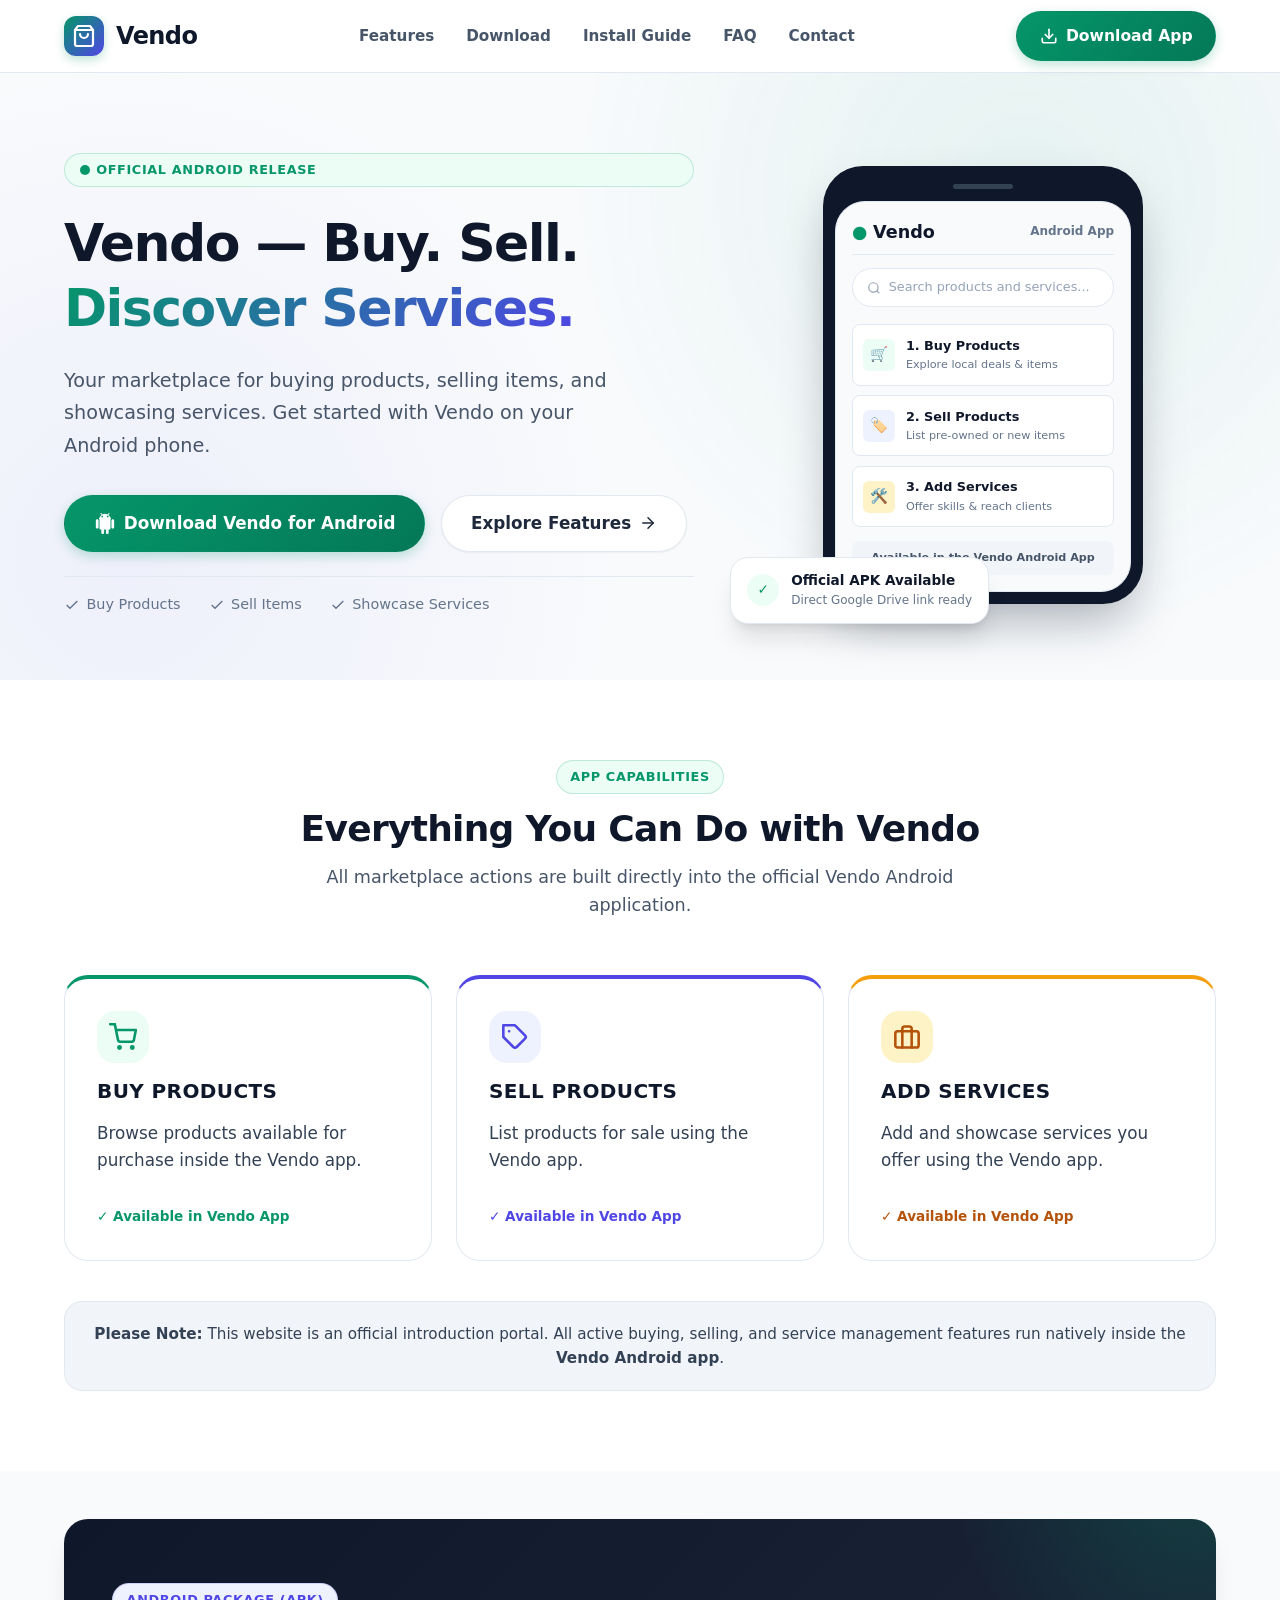
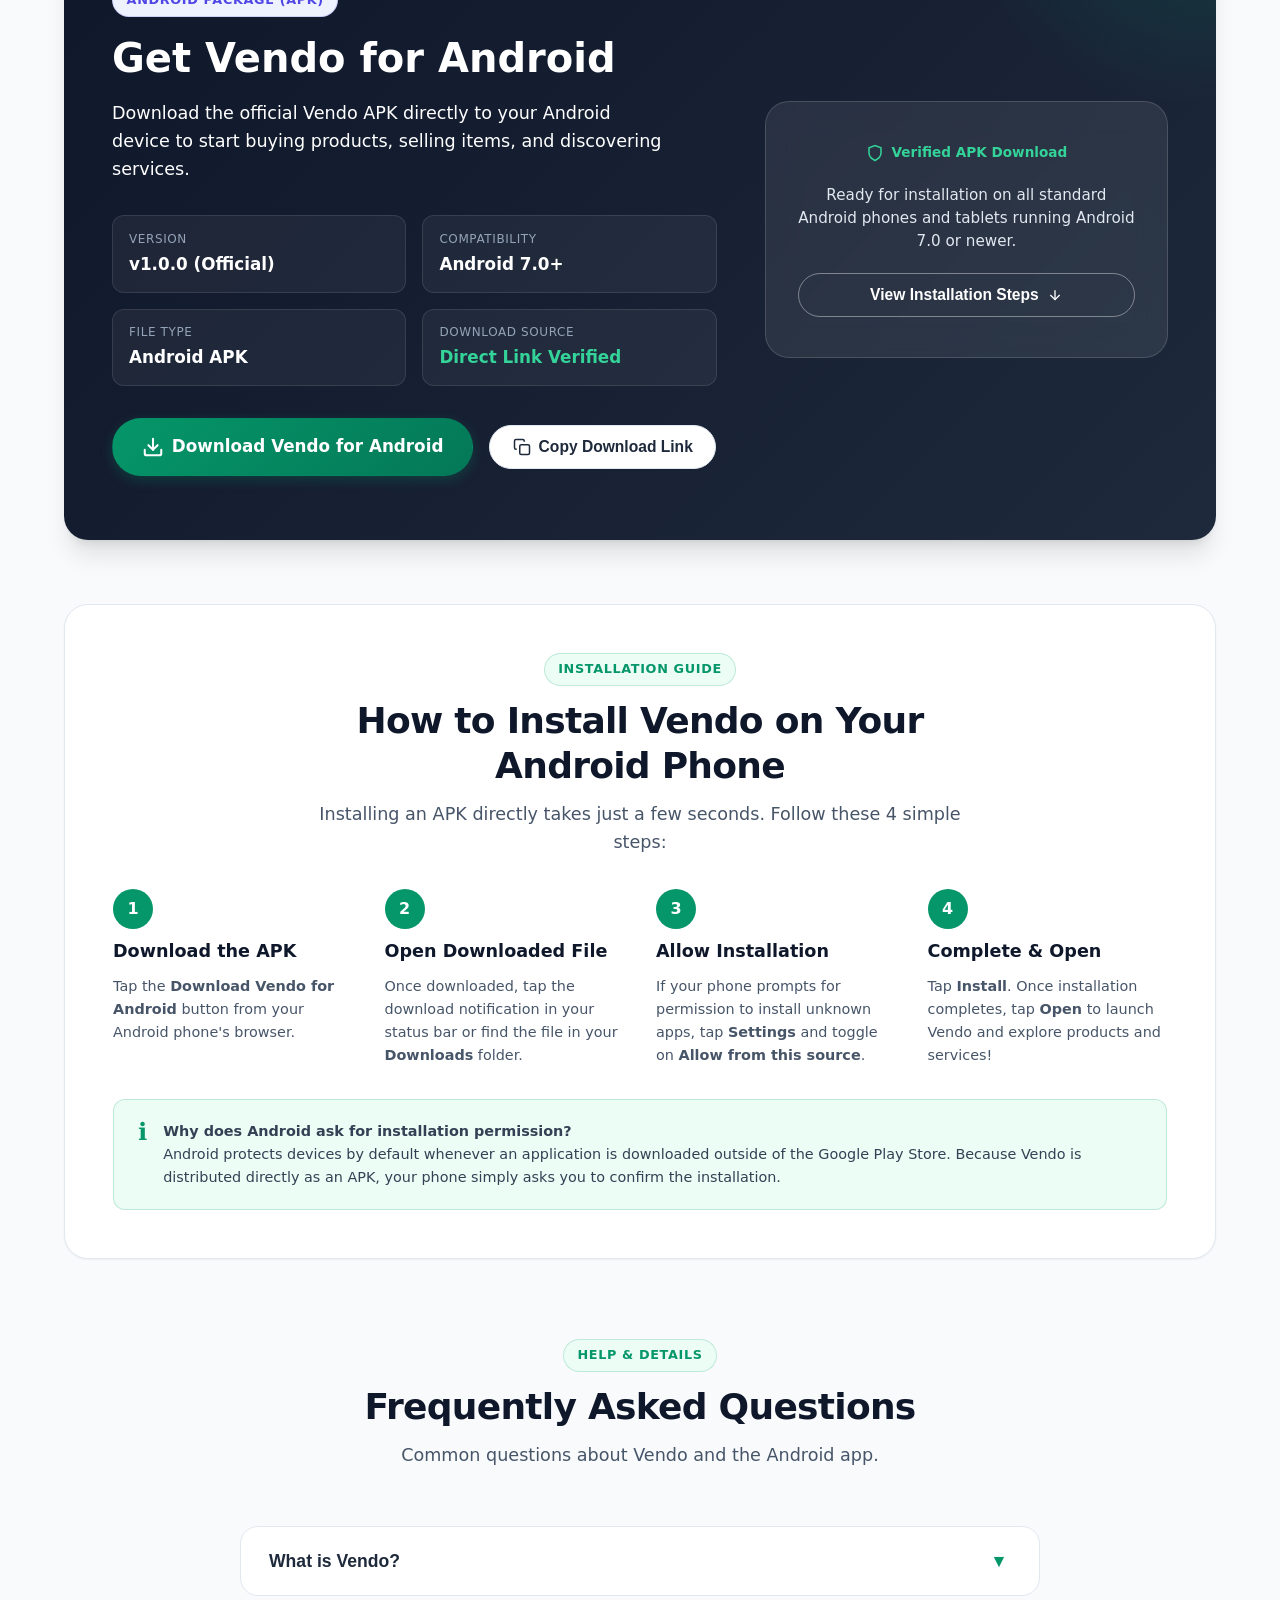
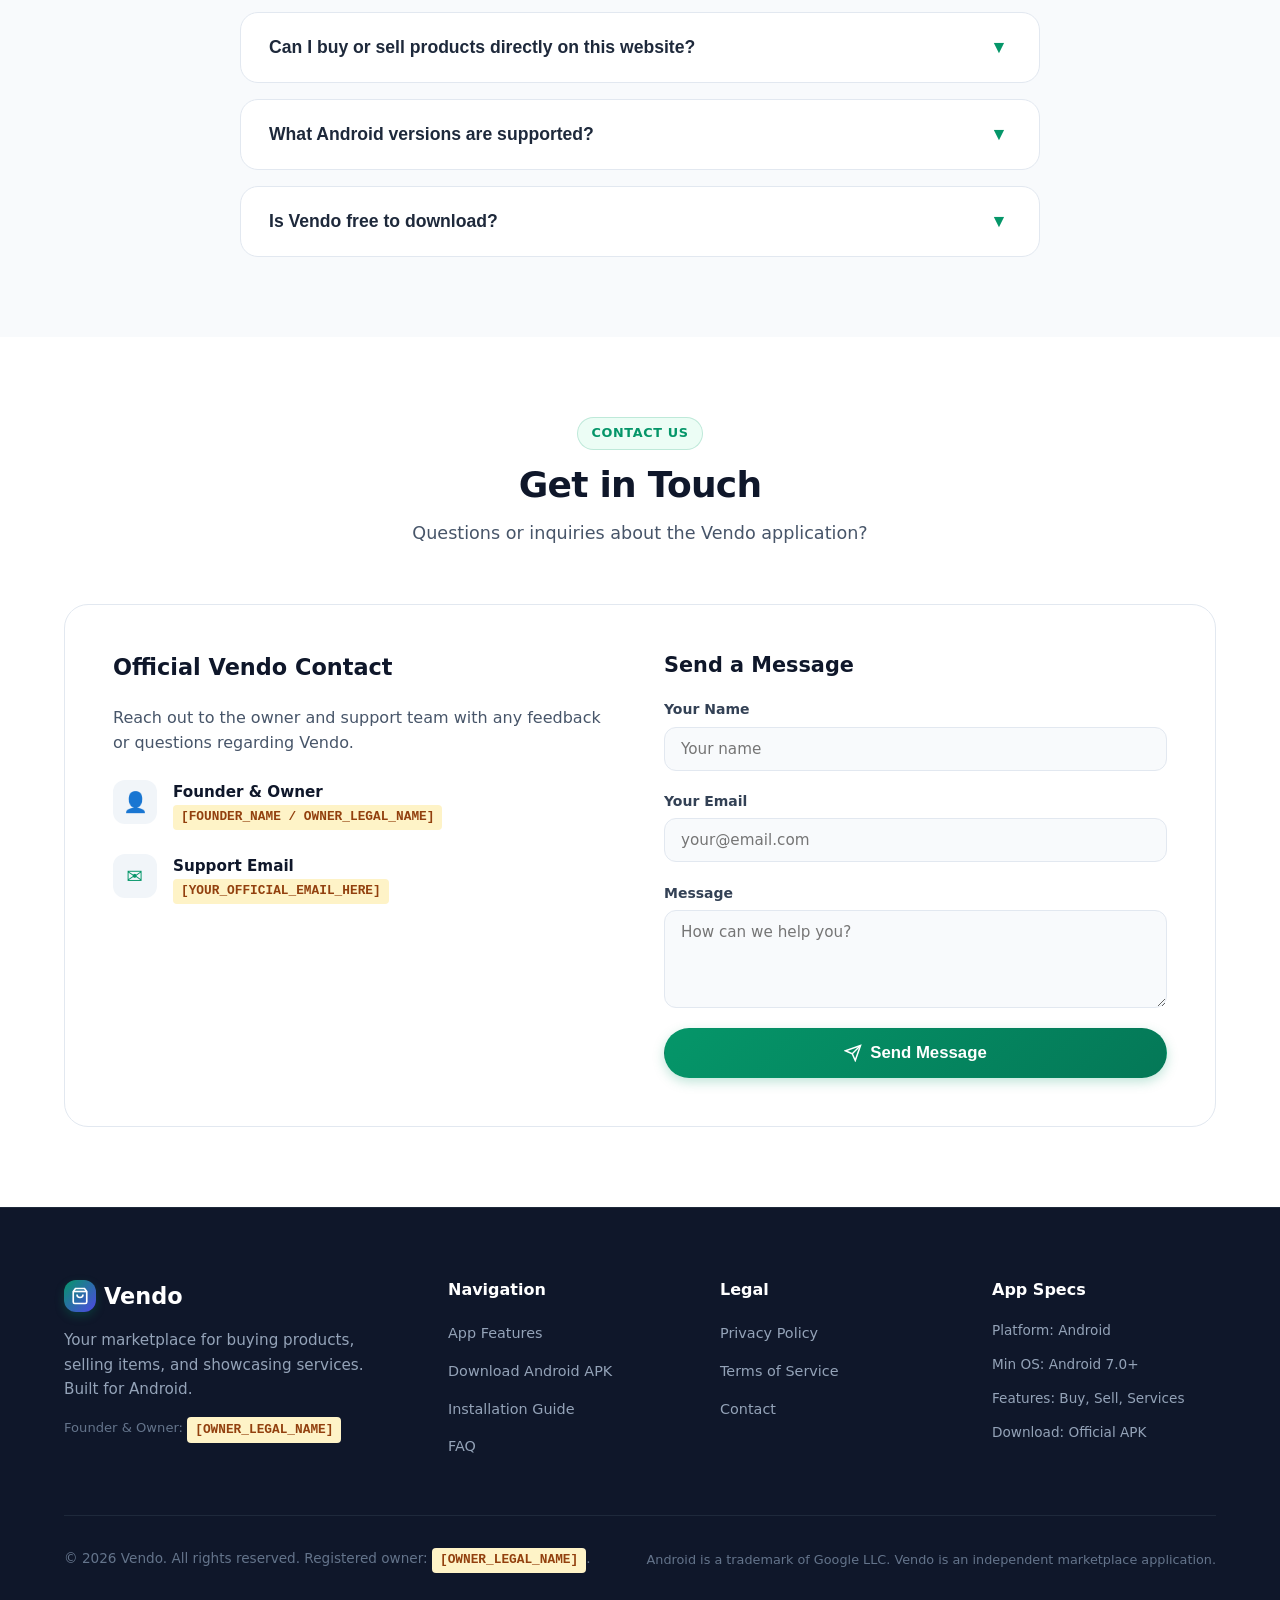
<file: index.html>
<!DOCTYPE html>
<html lang="en">
<head>
  <meta charset="UTF-8">
  <meta name="viewport" content="width=device-width, initial-scale=1.0">
  <meta name="description" content="Your marketplace for buying products, selling items, and showcasing services. Get started with Vendo on your Android phone.">
  <meta name="theme-color" content="#059669">
  <meta name="google-site-verification" content="2PRnKHUYBWaQ-nK1w0OH1TSiAPUvmEI92KbNc8QHR7M" />
  <title>Vendo — Buy. Sell. Discover Services.</title>
  <link rel="stylesheet" href="styles.css">
</head>
<body>

  <!-- Navigation Header -->
  <header class="header">
    <div class="container nav">
      <a href="#" class="brand-logo" aria-label="Vendo Home">
        <div class="brand-icon">
          <!-- Vendo Shopping & Services Icon SVG -->
          <svg width="24" height="24" viewBox="0 0 24 24" fill="none" stroke="currentColor" stroke-width="2.2" stroke-linecap="round" stroke-linejoin="round">
            <path d="M6 2L3 6v14a2 2 0 0 0 2 2h14a2 2 0 0 0 2-2V6l-3-4z"/>
            <line x1="3" y1="6" x2="21" y2="6"/>
            <path d="M16 10a4 4 0 0 1-8 0"/>
          </svg>
        </div>
        <span>Vendo</span>
      </a>

      <nav>
        <ul class="nav-links" id="navLinks">
          <li><a href="#features" class="nav-link">Features</a></li>
          <li><a href="#download" class="nav-link">Download</a></li>
          <li><a href="#installation-guide" class="nav-link">Install Guide</a></li>
          <li><a href="#faq" class="nav-link">FAQ</a></li>
          <li><a href="#contact" class="nav-link">Contact</a></li>
        </ul>
      </nav>

      <div class="nav-cta">
        <a href="https://drive.google.com/uc?export=download&id=1zGqnEfW3pC6KTOBpd0ypDv3TJyHWee6G" class="btn btn-primary btn-download-apk" target="_blank" rel="noopener noreferrer">
          <svg width="18" height="18" viewBox="0 0 24 24" fill="none" stroke="currentColor" stroke-width="2.2" stroke-linecap="round" stroke-linejoin="round">
            <path d="M21 15v4a2 2 0 0 1-2 2H5a2 2 0 0 1-2-2v-4"/>
            <polyline points="7 10 12 15 17 10"/>
            <line x1="12" y1="15" x2="12" y2="3"/>
          </svg>
          <span>Download App</span>
        </a>
        <button class="mobile-toggle" id="mobileToggle" aria-label="Toggle navigation menu" aria-expanded="false">
          <svg width="24" height="24" viewBox="0 0 24 24" fill="none" stroke="currentColor" stroke-width="2" stroke-linecap="round" stroke-linejoin="round">
            <line x1="3" y1="12" x2="21" y2="12"/>
            <line x1="3" y1="6" x2="21" y2="6"/>
            <line x1="3" y1="18" x2="21" y2="18"/>
          </svg>
        </button>
      </div>
    </div>
  </header>

  <main>
    <!-- Hero Section -->
    <section class="hero">
      <div class="container hero-grid">
        <div class="hero-content">
          <div class="badge">
            <svg width="12" height="12" viewBox="0 0 24 24" fill="currentColor">
              <circle cx="12" cy="12" r="10"/>
            </svg>
            Official Android Release
          </div>
          <h1 class="hero-title">
            Vendo — Buy. Sell. <span>Discover Services.</span>
          </h1>
          <p class="hero-description">
            Your marketplace for buying products, selling items, and showcasing services. Get started with Vendo on your Android phone.
          </p>

          <div class="hero-actions">
            <!-- Main Prominent Download Button connected to APK link -->
            <a href="https://drive.google.com/uc?export=download&id=1zGqnEfW3pC6KTOBpd0ypDv3TJyHWee6G" class="btn btn-primary btn-lg btn-download-apk" id="mainDownloadBtn" target="_blank" rel="noopener noreferrer">
              <!-- Android Robot Icon SVG -->
              <svg width="22" height="22" viewBox="0 0 24 24" fill="currentColor">
                <path d="M6 18c0 .55.45 1 1 1h1v3.5c0 .83.67 1.5 1.5 1.5s1.5-.67 1.5-1.5V19h2v3.5c0 .83.67 1.5 1.5 1.5s1.5-.67 1.5-1.5V19h1c.55 0 1-.45 1-1V8H6v10zM3.5 8C2.67 8 2 8.67 2 9.5v7c0 .83.67 1.5 1.5 1.5S5 17.33 5 16.5v-7C5 8.67 4.33 8 3.5 8zm17 0c-.83 0-1.5.67-1.5 1.5v7c0 .83.67 1.5 1.5 1.5s1.5-.67 1.5-1.5v-7c0-.83-.67-1.5-1.5-1.5zm-4.97-4.84l1.3-1.3c.2-.2.2-.51 0-.71-.2-.2-.51-.2-.71 0l-1.48 1.48C13.85 2.23 12.95 2 12 2s-1.85.23-2.64.63L7.88 1.15c-.2-.2-.51-.2-.71 0-.2.2-.2.51 0 .71l1.3 1.3C6.73 4.25 5.5 6 5.5 8h13c0-2-1.23-3.75-2.97-4.84zM9 6c-.55 0-1-.45-1-1s.45-1 1-1 1 .45 1 1-.45 1-1 1zm6 0c-.55 0-1-.45-1-1s.45-1 1-1 1 .45 1 1-.45 1-1 1z"/>
              </svg>
              <span>Download Vendo for Android</span>
            </a>
            <a href="#features" class="btn btn-secondary btn-lg">
              <span>Explore Features</span>
              <svg width="18" height="18" viewBox="0 0 24 24" fill="none" stroke="currentColor" stroke-width="2" stroke-linecap="round" stroke-linejoin="round">
                <line x1="5" y1="12" x2="19" y2="12"/>
                <polyline points="12 5 19 12 12 19"/>
              </svg>
            </a>
          </div>

          <div class="hero-meta">
            <div class="meta-item">
              <svg width="16" height="16" viewBox="0 0 24 24" fill="none" stroke="currentColor" stroke-width="2">
                <polyline points="20 6 9 17 4 12"/>
              </svg>
              <span>Buy Products</span>
            </div>
            <div class="meta-item">
              <svg width="16" height="16" viewBox="0 0 24 24" fill="none" stroke="currentColor" stroke-width="2">
                <polyline points="20 6 9 17 4 12"/>
              </svg>
              <span>Sell Items</span>
            </div>
            <div class="meta-item">
              <svg width="16" height="16" viewBox="0 0 24 24" fill="none" stroke="currentColor" stroke-width="2">
                <polyline points="20 6 9 17 4 12"/>
              </svg>
              <span>Showcase Services</span>
            </div>
          </div>
        </div>

        <!-- Phone Mockup -->
        <div class="mockup-wrapper">
          <div class="phone-mockup">
            <div class="phone-speaker"></div>
            <div class="phone-screen">
              <div class="screen-app-bar">
                <div class="screen-app-title">
                  <span style="color: var(--primary);">●</span> Vendo
                </div>
                <div style="font-size: 0.75rem; color: var(--slate-500); font-weight: 600;">
                  Android App
                </div>
              </div>

              <div class="screen-search-box">
                <svg width="14" height="14" viewBox="0 0 24 24" fill="none" stroke="currentColor" stroke-width="2">
                  <circle cx="11" cy="11" r="8"/>
                  <line x1="21" y1="21" x2="16.65" y2="16.65"/>
                </svg>
                <span>Search products and services...</span>
              </div>

              <!-- 3 Core App Pillars Mockup -->
              <div style="display: flex; flex-direction: column; gap: 0.6rem; margin-top: 0.25rem;">
                <!-- Buy Card Mockup -->
                <div style="background: var(--white); border-radius: var(--radius-sm); border: 1px solid var(--border); padding: 0.65rem; display: flex; align-items: center; gap: 0.65rem;">
                  <div style="width: 2rem; height: 2rem; border-radius: 6px; background: var(--primary-light); color: var(--primary); display: flex; align-items: center; justify-content: center; font-size: 0.9rem;">
                    🛒
                  </div>
                  <div>
                    <div style="font-size: 0.8rem; font-weight: 700; color: var(--slate-900);">1. Buy Products</div>
                    <div style="font-size: 0.7rem; color: var(--slate-500);">Explore local deals & items</div>
                  </div>
                </div>

                <!-- Sell Card Mockup -->
                <div style="background: var(--white); border-radius: var(--radius-sm); border: 1px solid var(--border); padding: 0.65rem; display: flex; align-items: center; gap: 0.65rem;">
                  <div style="width: 2rem; height: 2rem; border-radius: 6px; background: var(--accent-light); color: var(--accent); display: flex; align-items: center; justify-content: center; font-size: 0.9rem;">
                    🏷️
                  </div>
                  <div>
                    <div style="font-size: 0.8rem; font-weight: 700; color: var(--slate-900);">2. Sell Products</div>
                    <div style="font-size: 0.7rem; color: var(--slate-500);">List pre-owned or new items</div>
                  </div>
                </div>

                <!-- Services Card Mockup -->
                <div style="background: var(--white); border-radius: var(--radius-sm); border: 1px solid var(--border); padding: 0.65rem; display: flex; align-items: center; gap: 0.65rem;">
                  <div style="width: 2rem; height: 2rem; border-radius: 6px; background: #fef3c7; color: #b45309; display: flex; align-items: center; justify-content: center; font-size: 0.9rem;">
                    🛠️
                  </div>
                  <div>
                    <div style="font-size: 0.8rem; font-weight: 700; color: var(--slate-900);">3. Add Services</div>
                    <div style="font-size: 0.7rem; color: var(--slate-500);">Offer skills & reach clients</div>
                  </div>
                </div>
              </div>

              <div style="background: var(--slate-100); border-radius: var(--radius-sm); padding: 0.5rem; text-align: center; font-size: 0.7rem; color: var(--slate-600); font-weight: 600;">
                Available in the Vendo Android App
              </div>
            </div>
          </div>

          <div class="mockup-floating-card">
            <div style="background: var(--primary-light); color: var(--primary); width: 2rem; height: 2rem; border-radius: 50%; display: flex; align-items: center; justify-content: center; font-weight: 800;">
              ✓
            </div>
            <div>
              <div style="font-weight: 700; color: var(--slate-900);">Official APK Available</div>
              <div style="color: var(--slate-500); font-size: 0.75rem;">Direct Google Drive link ready</div>
            </div>
          </div>
        </div>
      </div>
    </section>

    <!-- Three Simple Feature Cards Section -->
    <section id="features" class="section section-bg-white">
      <div class="container">
        <div class="section-header">
          <div class="badge">App Capabilities</div>
          <h2 class="section-title">Everything You Can Do with Vendo</h2>
          <p class="section-subtitle">
            All marketplace actions are built directly into the official Vendo Android application.
          </p>
        </div>

        <!-- 3 DISTINCT FEATURE CARDS -->
        <div class="features-grid" style="grid-template-columns: repeat(auto-fit, minmax(280px, 1fr)); gap: 1.5rem;">
          
          <!-- Feature 1: BUY PRODUCTS -->
          <div class="feature-card" style="border-top: 4px solid var(--primary);">
            <div class="feature-icon-wrapper">
              <svg width="28" height="28" viewBox="0 0 24 24" fill="none" stroke="currentColor" stroke-width="2.2" stroke-linecap="round" stroke-linejoin="round">
                <circle cx="9" cy="21" r="1"/>
                <circle cx="20" cy="21" r="1"/>
                <path d="M1 1h4l2.68 13.39a2 2 0 0 0 2 1.61h9.72a2 2 0 0 0 2-1.61L23 6H6"/>
              </svg>
            </div>
            <h3 style="letter-spacing: 0.02em;">BUY PRODUCTS</h3>
            <p style="font-size: 1.05rem; line-height: 1.6; color: var(--slate-700);">
              Browse products available for purchase inside the Vendo app.
            </p>
            <div style="margin-top: auto; padding-top: 1rem; font-size: 0.85rem; font-weight: 700; color: var(--primary); display: flex; align-items: center; gap: 0.4rem;">
              <span>✓ Available in Vendo App</span>
            </div>
          </div>

          <!-- Feature 2: SELL PRODUCTS -->
          <div class="feature-card accent" style="border-top: 4px solid var(--accent);">
            <div class="feature-icon-wrapper">
              <svg width="28" height="28" viewBox="0 0 24 24" fill="none" stroke="currentColor" stroke-width="2.2" stroke-linecap="round" stroke-linejoin="round">
                <path d="M20.59 13.41l-7.17 7.17a2 2 0 0 1-2.83 0L2 12V2h10l8.59 8.59a2 2 0 0 1 0 2.82z"/>
                <line x1="7" y1="7" x2="7.01" y2="7"/>
              </svg>
            </div>
            <h3 style="letter-spacing: 0.02em;">SELL PRODUCTS</h3>
            <p style="font-size: 1.05rem; line-height: 1.6; color: var(--slate-700);">
              List products for sale using the Vendo app.
            </p>
            <div style="margin-top: auto; padding-top: 1rem; font-size: 0.85rem; font-weight: 700; color: var(--accent); display: flex; align-items: center; gap: 0.4rem;">
              <span>✓ Available in Vendo App</span>
            </div>
          </div>

          <!-- Feature 3: ADD SERVICES -->
          <div class="feature-card" style="border-top: 4px solid #f59e0b;">
            <div class="feature-icon-wrapper" style="background: #fef3c7; color: #b45309;">
              <svg width="28" height="28" viewBox="0 0 24 24" fill="none" stroke="currentColor" stroke-width="2.2" stroke-linecap="round" stroke-linejoin="round">
                <rect x="2" y="7" width="20" height="14" rx="2" ry="2"/>
                <path d="M16 21V5a2 2 0 0 0-2-2h-4a2 2 0 0 0-2 2v16"/>
              </svg>
            </div>
            <h3 style="letter-spacing: 0.02em;">ADD SERVICES</h3>
            <p style="font-size: 1.05rem; line-height: 1.6; color: var(--slate-700);">
              Add and showcase services you offer using the Vendo app.
            </p>
            <div style="margin-top: auto; padding-top: 1rem; font-size: 0.85rem; font-weight: 700; color: #b45309; display: flex; align-items: center; gap: 0.4rem;">
              <span>✓ Available in Vendo App</span>
            </div>
          </div>

        </div>

        <!-- Note banner -->
        <div style="margin-top: 2.5rem; padding: 1.25rem 1.5rem; background: var(--slate-100); border: 1px solid var(--border); border-radius: var(--radius-lg); text-align: center; font-size: 0.95rem; color: var(--slate-700);">
          <strong>Please Note:</strong> This website is an official introduction portal. All active buying, selling, and service management features run natively inside the <strong>Vendo Android app</strong>.
        </div>
      </div>
    </section>

    <!-- Dedicated Android APK Download Section -->
    <section id="download" class="container">
      <div class="download-section">
        <div class="download-grid">
          <div class="download-content">
            <div class="badge badge-accent" style="margin-bottom: 1rem;">
              Android Package (APK)
            </div>
            <h2>Get Vendo for Android</h2>
            <p>
              Download the official Vendo APK directly to your Android device to start buying products, selling items, and discovering services.
            </p>

            <div class="download-spec-list">
              <div class="spec-item">
                <div class="spec-label">Version</div>
                <div class="spec-value">v1.0.0 (Official)</div>
              </div>
              <div class="spec-item">
                <div class="spec-label">Compatibility</div>
                <div class="spec-value">Android 7.0+</div>
              </div>
              <div class="spec-item">
                <div class="spec-label">File Type</div>
                <div class="spec-value">Android APK</div>
              </div>
              <div class="spec-item">
                <div class="spec-label">Download Source</div>
                <div class="spec-value" style="color: #34d399;">Direct Link Verified</div>
              </div>
            </div>

            <div style="display: flex; flex-wrap: wrap; gap: 1rem; align-items: center;">
              <!-- Prominent Download Button -->
              <a href="https://drive.google.com/uc?export=download&id=1zGqnEfW3pC6KTOBpd0ypDv3TJyHWee6G" class="btn btn-primary btn-lg btn-download-apk" target="_blank" rel="noopener noreferrer">
                <svg width="22" height="22" viewBox="0 0 24 24" fill="none" stroke="currentColor" stroke-width="2.2" stroke-linecap="round" stroke-linejoin="round">
                  <path d="M21 15v4a2 2 0 0 1-2 2H5a2 2 0 0 1-2-2v-4"/>
                  <polyline points="7 10 12 15 17 10"/>
                  <line x1="12" y1="15" x2="12" y2="3"/>
                </svg>
                <span>Download Vendo for Android</span>
              </a>
              <button id="copyApkLinkBtn" class="btn btn-secondary">
                <svg width="18" height="18" viewBox="0 0 24 24" fill="none" stroke="currentColor" stroke-width="2">
                  <rect x="9" y="9" width="13" height="13" rx="2" ry="2"/>
                  <path d="M5 15H4a2 2 0 0 1-2-2V4a2 2 0 0 1 2-2h9a2 2 0 0 1 2 2v1"/>
                </svg>
                <span>Copy Download Link</span>
              </button>
            </div>
          </div>

          <div class="download-actions-card">
            <div class="download-status-badge">
              <svg width="18" height="18" viewBox="0 0 24 24" fill="none" stroke="currentColor" stroke-width="2">
                <path d="M12 22s8-4 8-10V5l-8-3-8 3v7c0 6 8 10 8 10z"/>
              </svg>
              <span>Verified APK Download</span>
            </div>

            <div style="font-size: 0.95rem; color: var(--slate-200); line-height: 1.5;">
              Ready for installation on all standard Android phones and tablets running Android 7.0 or newer.
            </div>

            <button id="viewInstallGuideBtn" class="btn btn-outline" style="color: var(--white); border-color: rgba(255, 255, 255, 0.4);">
              <span>View Installation Steps</span>
              <svg width="16" height="16" viewBox="0 0 24 24" fill="none" stroke="currentColor" stroke-width="2">
                <line x1="12" y1="5" x2="12" y2="19"/>
                <polyline points="19 12 12 19 5 12"/>
              </svg>
            </button>
          </div>
        </div>
      </div>
    </section>

    <!-- Safe APK Installation Guide -->
    <section id="installation-guide" class="container">
      <div class="installation-guide">
        <div class="section-header" style="margin-bottom: 2rem;">
          <div class="badge">Installation Guide</div>
          <h2 class="section-title">How to Install Vendo on Your Android Phone</h2>
          <p class="section-subtitle">
            Installing an APK directly takes just a few seconds. Follow these 4 simple steps:
          </p>
        </div>

        <div class="steps-grid">
          <div class="step-card">
            <div class="step-number">1</div>
            <h4>Download the APK</h4>
            <p>Tap the <strong>Download Vendo for Android</strong> button from your Android phone's browser.</p>
          </div>

          <div class="step-card">
            <div class="step-number">2</div>
            <h4>Open Downloaded File</h4>
            <p>Once downloaded, tap the download notification in your status bar or find the file in your <strong>Downloads</strong> folder.</p>
          </div>

          <div class="step-card">
            <div class="step-number">3</div>
            <h4>Allow Installation</h4>
            <p>If your phone prompts for permission to install unknown apps, tap <strong>Settings</strong> and toggle on <strong>Allow from this source</strong>.</p>
          </div>

          <div class="step-card">
            <div class="step-number">4</div>
            <h4>Complete & Open</h4>
            <p>Tap <strong>Install</strong>. Once installation completes, tap <strong>Open</strong> to launch Vendo and explore products and services!</p>
          </div>
        </div>

        <div style="margin-top: 2rem; padding: 1.25rem 1.5rem; background: var(--primary-light); border: 1px solid rgba(5, 150, 105, 0.2); border-radius: var(--radius-md); display: flex; align-items: flex-start; gap: 1rem;">
          <div style="color: var(--primary); font-size: 1.5rem; line-height: 1;">ℹ️</div>
          <div style="font-size: 0.9rem; color: var(--slate-700);">
            <strong>Why does Android ask for installation permission?</strong><br>
            Android protects devices by default whenever an application is downloaded outside of the Google Play Store. Because Vendo is distributed directly as an APK, your phone simply asks you to confirm the installation.
          </div>
        </div>
      </div>
    </section>

    <!-- Frequently Asked Questions -->
    <section id="faq" class="section">
      <div class="container">
        <div class="section-header">
          <div class="badge">Help & Details</div>
          <h2 class="section-title">Frequently Asked Questions</h2>
          <p class="section-subtitle">Common questions about Vendo and the Android app.</p>
        </div>

        <div class="faq-list">
          <div class="faq-item">
            <button class="faq-question" aria-expanded="false">
              <span>What is Vendo?</span>
              <div class="faq-icon">▼</div>
            </button>
            <div class="faq-answer">
              <p>
                Vendo is a marketplace application for Android that allows users to buy products, sell items, and showcase services in their local area.
              </p>
            </div>
          </div>

          <div class="faq-item">
            <button class="faq-question" aria-expanded="false">
              <span>Can I buy or sell products directly on this website?</span>
              <div class="faq-icon">▼</div>
            </button>
            <div class="faq-answer">
              <p>
                No. This website is the official informational and download portal. All buying, selling, and service discovery features are exclusively available inside the Vendo Android application.
              </p>
            </div>
          </div>

          <div class="faq-item">
            <button class="faq-question" aria-expanded="false">
              <span>What Android versions are supported?</span>
              <div class="faq-icon">▼</div>
            </button>
            <div class="faq-answer">
              <p>
                Vendo supports Android 7.0 (Nougat / API 24) and all newer Android versions on standard smartphones and tablets.
              </p>
            </div>
          </div>

          <div class="faq-item">
            <button class="faq-question" aria-expanded="false">
              <span>Is Vendo free to download?</span>
              <div class="faq-icon">▼</div>
            </button>
            <div class="faq-answer">
              <p>
                Yes, the Vendo Android app is completely free to download and install via the official APK link provided on this website.
              </p>
            </div>
          </div>
        </div>
      </div>
    </section>

    <!-- Contact Section -->
    <section id="contact" class="section section-bg-white">
      <div class="container">
        <div class="section-header">
          <div class="badge">Contact Us</div>
          <h2 class="section-title">Get in Touch</h2>
          <p class="section-subtitle">Questions or inquiries about the Vendo application?</p>
        </div>

        <div class="contact-grid">
          <div class="contact-info">
            <h3 style="font-size: 1.4rem;">Official Vendo Contact</h3>
            <p>
              Reach out to the owner and support team with any feedback or questions regarding Vendo.
            </p>

            <div class="contact-item">
              <div class="contact-item-icon">👤</div>
              <div>
                <div class="contact-item-title">Founder & Owner</div>
                <div class="contact-item-value">
                  <span class="placeholder-tag">[FOUNDER_NAME / OWNER_LEGAL_NAME]</span>
                </div>
              </div>
            </div>

            <div class="contact-item">
              <div class="contact-item-icon">✉️</div>
              <div>
                <div class="contact-item-title">Support Email</div>
                <div class="contact-item-value">
                  <span class="placeholder-tag">[YOUR_OFFICIAL_EMAIL_HERE]</span>
                </div>
              </div>
            </div>
          </div>

          <div>
            <form class="contact-form" id="contactForm">
              <h3 style="font-size: 1.3rem;">Send a Message</h3>

              <div class="form-group">
                <label for="contactName" class="form-label">Your Name</label>
                <input type="text" id="contactName" class="form-input" placeholder="Your name" required>
              </div>

              <div class="form-group">
                <label for="contactEmail" class="form-label">Your Email</label>
                <input type="email" id="contactEmail" class="form-input" placeholder="your@email.com" required>
              </div>

              <div class="form-group">
                <label for="contactMessage" class="form-label">Message</label>
                <textarea id="contactMessage" rows="4" class="form-textarea" placeholder="How can we help you?" required></textarea>
              </div>

              <button type="submit" class="btn btn-primary btn-lg" style="width: 100%;">
                <svg width="18" height="18" viewBox="0 0 24 24" fill="none" stroke="currentColor" stroke-width="2">
                  <line x1="22" y1="2" x2="11" y2="13"/>
                  <polygon points="22 2 15 22 11 13 2 9 22 2"/>
                </svg>
                <span>Send Message</span>
              </button>
            </form>
          </div>
        </div>
      </div>
    </section>
  </main>

  <!-- Professional Footer -->
  <footer class="footer">
    <div class="container">
      <div class="footer-grid">
        <div class="footer-brand">
          <h3>
            <div class="brand-icon" style="width: 2rem; height: 2rem; font-size: 0.9rem;">
              <svg width="18" height="18" viewBox="0 0 24 24" fill="none" stroke="currentColor" stroke-width="2.2">
                <path d="M6 2L3 6v14a2 2 0 0 0 2 2h14a2 2 0 0 0 2-2V6l-3-4z"/>
                <line x1="3" y1="6" x2="21" y2="6"/>
                <path d="M16 10a4 4 0 0 1-8 0"/>
              </svg>
            </div>
            <span>Vendo</span>
          </h3>
          <p>
            Your marketplace for buying products, selling items, and showcasing services. Built for Android.
          </p>
          <div style="margin-top: 1rem; font-size: 0.82rem; color: var(--slate-500);">
            Founder & Owner: <span class="placeholder-tag">[OWNER_LEGAL_NAME]</span>
          </div>
        </div>

        <div class="footer-col">
          <h4>Navigation</h4>
          <ul class="footer-links">
            <li><a href="#features" class="footer-link">App Features</a></li>
            <li><a href="#download" class="footer-link">Download Android APK</a></li>
            <li><a href="#installation-guide" class="footer-link">Installation Guide</a></li>
            <li><a href="#faq" class="footer-link">FAQ</a></li>
          </ul>
        </div>

        <div class="footer-col">
          <h4>Legal</h4>
          <ul class="footer-links">
            <li><a href="privacy.html" class="footer-link">Privacy Policy</a></li>
            <li><a href="terms.html" class="footer-link">Terms of Service</a></li>
            <li><a href="#contact" class="footer-link">Contact</a></li>
          </ul>
        </div>

        <div class="footer-col">
          <h4>App Specs</h4>
          <ul class="footer-links" style="font-size: 0.85rem; color: var(--slate-400);">
            <li>Platform: Android</li>
            <li>Min OS: Android 7.0+</li>
            <li>Features: Buy, Sell, Services</li>
            <li>Download: Official APK</li>
          </ul>
        </div>
      </div>

      <div class="footer-bottom">
        <div>
          © <span id="currentYear">2026</span> Vendo. All rights reserved. Registered owner: <span class="placeholder-tag">[OWNER_LEGAL_NAME]</span>.
        </div>
        <div style="font-size: 0.8rem; color: var(--slate-500);">
          Android is a trademark of Google LLC. Vendo is an independent marketplace application.
        </div>
      </div>
    </div>
  </footer>

  <script src="app.js"></script>
  <script>
    document.getElementById("currentYear").textContent = new Date().getFullYear();
  </script>
</body>
</html>
</file>
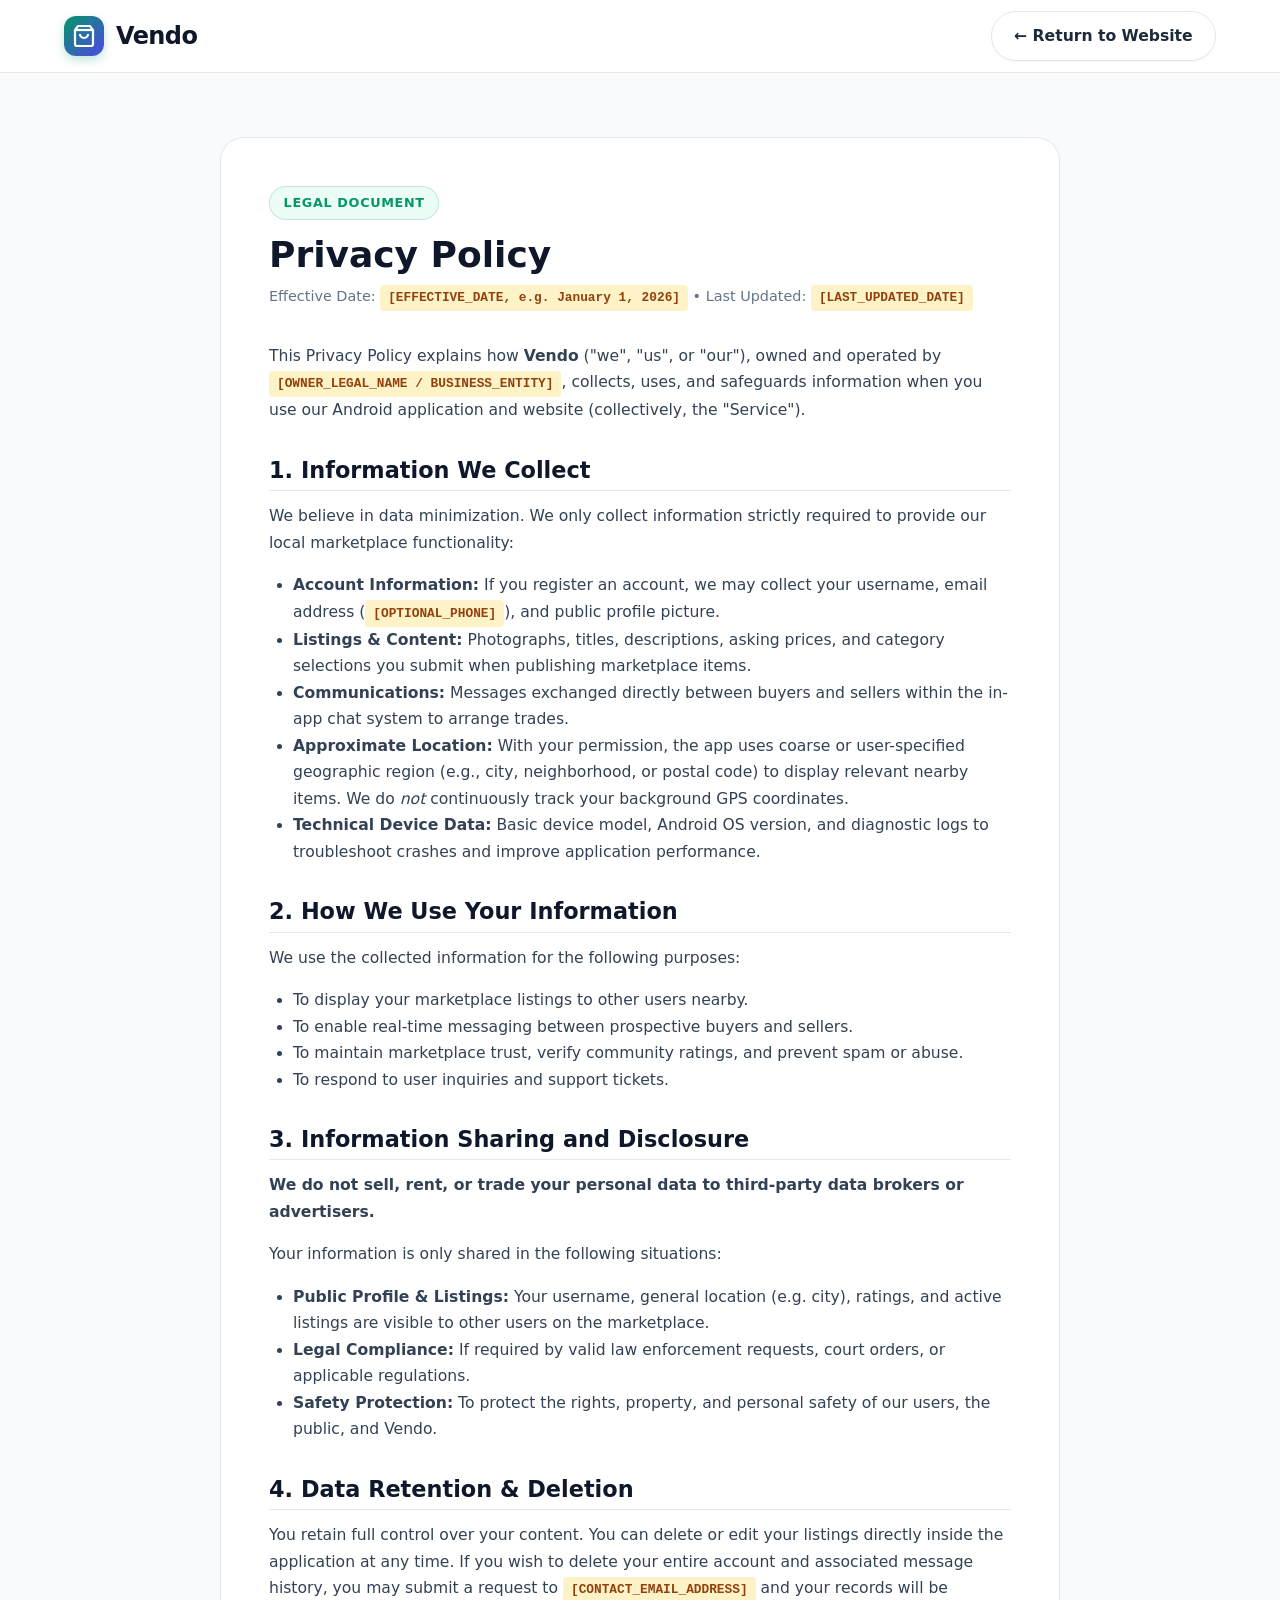
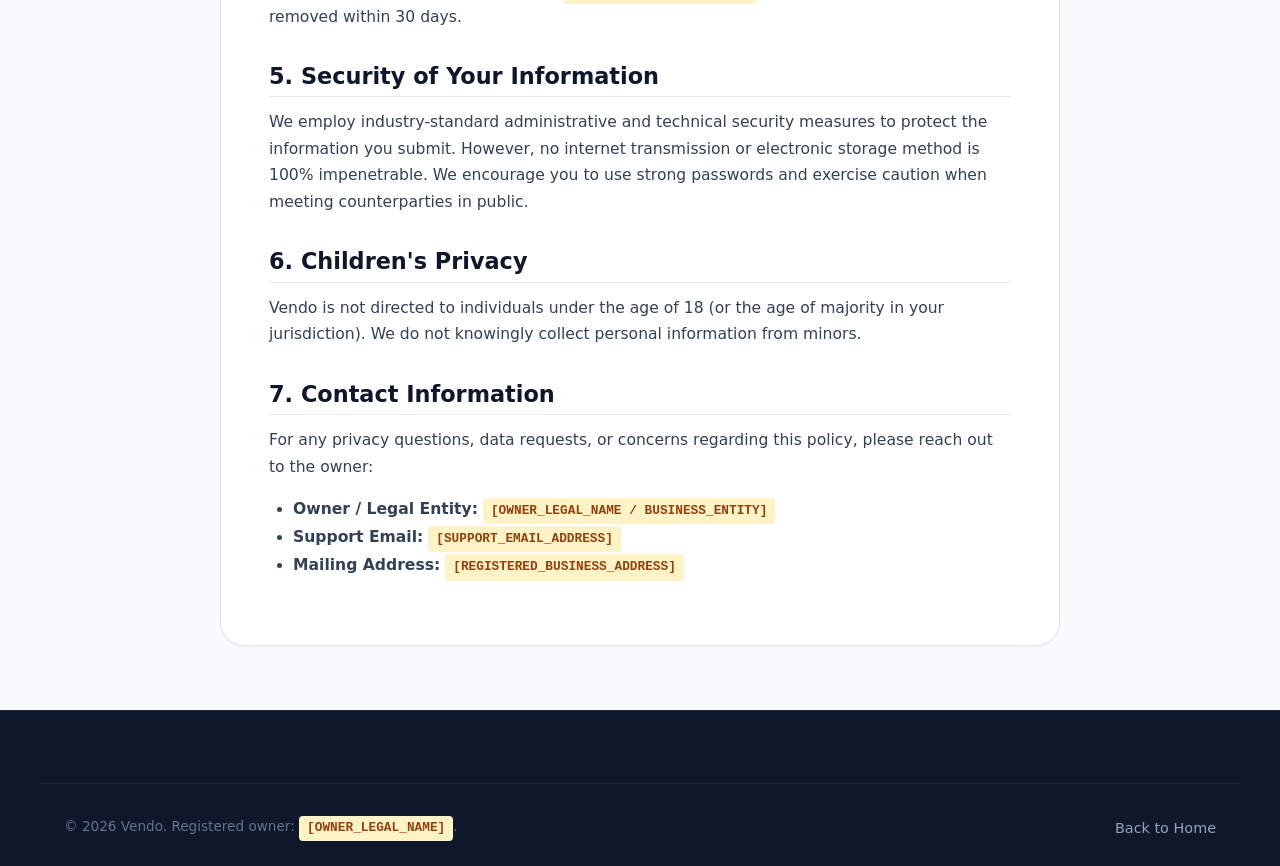
<file: privacy.html>
<!DOCTYPE html>
<html lang="en">
<head>
  <meta charset="UTF-8">
  <meta name="viewport" content="width=device-width, initial-scale=1.0">
  <meta name="description" content="Privacy Policy for Vendo - Official Android Marketplace Application">
  <title>Privacy Policy — Vendo</title>
  <link rel="stylesheet" href="styles.css">
  <style>
    .legal-content {
      padding: 4rem 0;
      max-width: 840px;
      margin: 0 auto;
    }
    .legal-card {
      background: var(--white);
      border-radius: var(--radius-xl);
      border: 1px solid var(--border);
      padding: 3rem;
      box-shadow: var(--shadow-sm);
    }
    .legal-card h1 {
      font-size: 2.25rem;
      margin-bottom: 0.5rem;
    }
    .legal-card h2 {
      font-size: 1.4rem;
      margin-top: 2rem;
      margin-bottom: 0.75rem;
      color: var(--slate-900);
      border-bottom: 1px solid var(--slate-200);
      padding-bottom: 0.4rem;
    }
    .legal-card p, .legal-card ul {
      margin-bottom: 1rem;
      font-size: 0.975rem;
      line-height: 1.7;
      color: var(--slate-700);
    }
    .legal-card ul {
      padding-left: 1.5rem;
    }
    .effective-date {
      color: var(--slate-500);
      font-size: 0.9rem;
      margin-bottom: 2rem;
    }
  </style>
</head>
<body>

  <!-- Navigation Header -->
  <header class="header">
    <div class="container nav">
      <a href="index.html" class="brand-logo">
        <div class="brand-icon">
          <svg width="24" height="24" viewBox="0 0 24 24" fill="none" stroke="currentColor" stroke-width="2.2">
            <path d="M6 2L3 6v14a2 2 0 0 0 2 2h14a2 2 0 0 0 2-2V6l-3-4z"/>
            <line x1="3" y1="6" x2="21" y2="6"/>
            <path d="M16 10a4 4 0 0 1-8 0"/>
          </svg>
        </div>
        <span>Vendo</span>
      </a>

      <div class="nav-cta">
        <a href="index.html" class="btn btn-secondary">
          ← Return to Website
        </a>
      </div>
    </div>
  </header>

  <main class="container legal-content">
    <div class="legal-card">
      <div class="badge" style="margin-bottom: 0.75rem;">Legal Document</div>
      <h1>Privacy Policy</h1>
      <div class="effective-date">
        Effective Date: <span class="placeholder-tag">[EFFECTIVE_DATE, e.g. January 1, 2026]</span> • Last Updated: <span class="placeholder-tag">[LAST_UPDATED_DATE]</span>
      </div>

      <p>
        This Privacy Policy explains how <strong>Vendo</strong> ("we", "us", or "our"), owned and operated by <span class="placeholder-tag">[OWNER_LEGAL_NAME / BUSINESS_ENTITY]</span>, collects, uses, and safeguards information when you use our Android application and website (collectively, the "Service").
      </p>

      <h2>1. Information We Collect</h2>
      <p>We believe in data minimization. We only collect information strictly required to provide our local marketplace functionality:</p>
      <ul>
        <li><strong>Account Information:</strong> If you register an account, we may collect your username, email address (<span class="placeholder-tag">[OPTIONAL_PHONE]</span>), and public profile picture.</li>
        <li><strong>Listings & Content:</strong> Photographs, titles, descriptions, asking prices, and category selections you submit when publishing marketplace items.</li>
        <li><strong>Communications:</strong> Messages exchanged directly between buyers and sellers within the in-app chat system to arrange trades.</li>
        <li><strong>Approximate Location:</strong> With your permission, the app uses coarse or user-specified geographic region (e.g., city, neighborhood, or postal code) to display relevant nearby items. We do <em>not</em> continuously track your background GPS coordinates.</li>
        <li><strong>Technical Device Data:</strong> Basic device model, Android OS version, and diagnostic logs to troubleshoot crashes and improve application performance.</li>
      </ul>

      <h2>2. How We Use Your Information</h2>
      <p>We use the collected information for the following purposes:</p>
      <ul>
        <li>To display your marketplace listings to other users nearby.</li>
        <li>To enable real-time messaging between prospective buyers and sellers.</li>
        <li>To maintain marketplace trust, verify community ratings, and prevent spam or abuse.</li>
        <li>To respond to user inquiries and support tickets.</li>
      </ul>

      <h2>3. Information Sharing and Disclosure</h2>
      <p>
        <strong>We do not sell, rent, or trade your personal data to third-party data brokers or advertisers.</strong>
      </p>
      <p>Your information is only shared in the following situations:</p>
      <ul>
        <li><strong>Public Profile & Listings:</strong> Your username, general location (e.g. city), ratings, and active listings are visible to other users on the marketplace.</li>
        <li><strong>Legal Compliance:</strong> If required by valid law enforcement requests, court orders, or applicable regulations.</li>
        <li><strong>Safety Protection:</strong> To protect the rights, property, and personal safety of our users, the public, and Vendo.</li>
      </ul>

      <h2>4. Data Retention & Deletion</h2>
      <p>
        You retain full control over your content. You can delete or edit your listings directly inside the application at any time. If you wish to delete your entire account and associated message history, you may submit a request to <span class="placeholder-tag">[CONTACT_EMAIL_ADDRESS]</span> and your records will be removed within 30 days.
      </p>

      <h2>5. Security of Your Information</h2>
      <p>
        We employ industry-standard administrative and technical security measures to protect the information you submit. However, no internet transmission or electronic storage method is 100% impenetrable. We encourage you to use strong passwords and exercise caution when meeting counterparties in public.
      </p>

      <h2>6. Children's Privacy</h2>
      <p>
        Vendo is not directed to individuals under the age of 18 (or the age of majority in your jurisdiction). We do not knowingly collect personal information from minors.
      </p>

      <h2>7. Contact Information</h2>
      <p>
        For any privacy questions, data requests, or concerns regarding this policy, please reach out to the owner:
      </p>
      <ul>
        <li><strong>Owner / Legal Entity:</strong> <span class="placeholder-tag">[OWNER_LEGAL_NAME / BUSINESS_ENTITY]</span></li>
        <li><strong>Support Email:</strong> <span class="placeholder-tag">[SUPPORT_EMAIL_ADDRESS]</span></li>
        <li><strong>Mailing Address:</strong> <span class="placeholder-tag">[REGISTERED_BUSINESS_ADDRESS]</span></li>
      </ul>
    </div>
  </main>

  <footer class="footer">
    <div class="container footer-bottom">
      <div>© 2026 Vendo. Registered owner: <span class="placeholder-tag">[OWNER_LEGAL_NAME]</span>.</div>
      <div><a href="index.html" class="footer-link">Back to Home</a></div>
    </div>
  </footer>

</body>
</html>
</file>
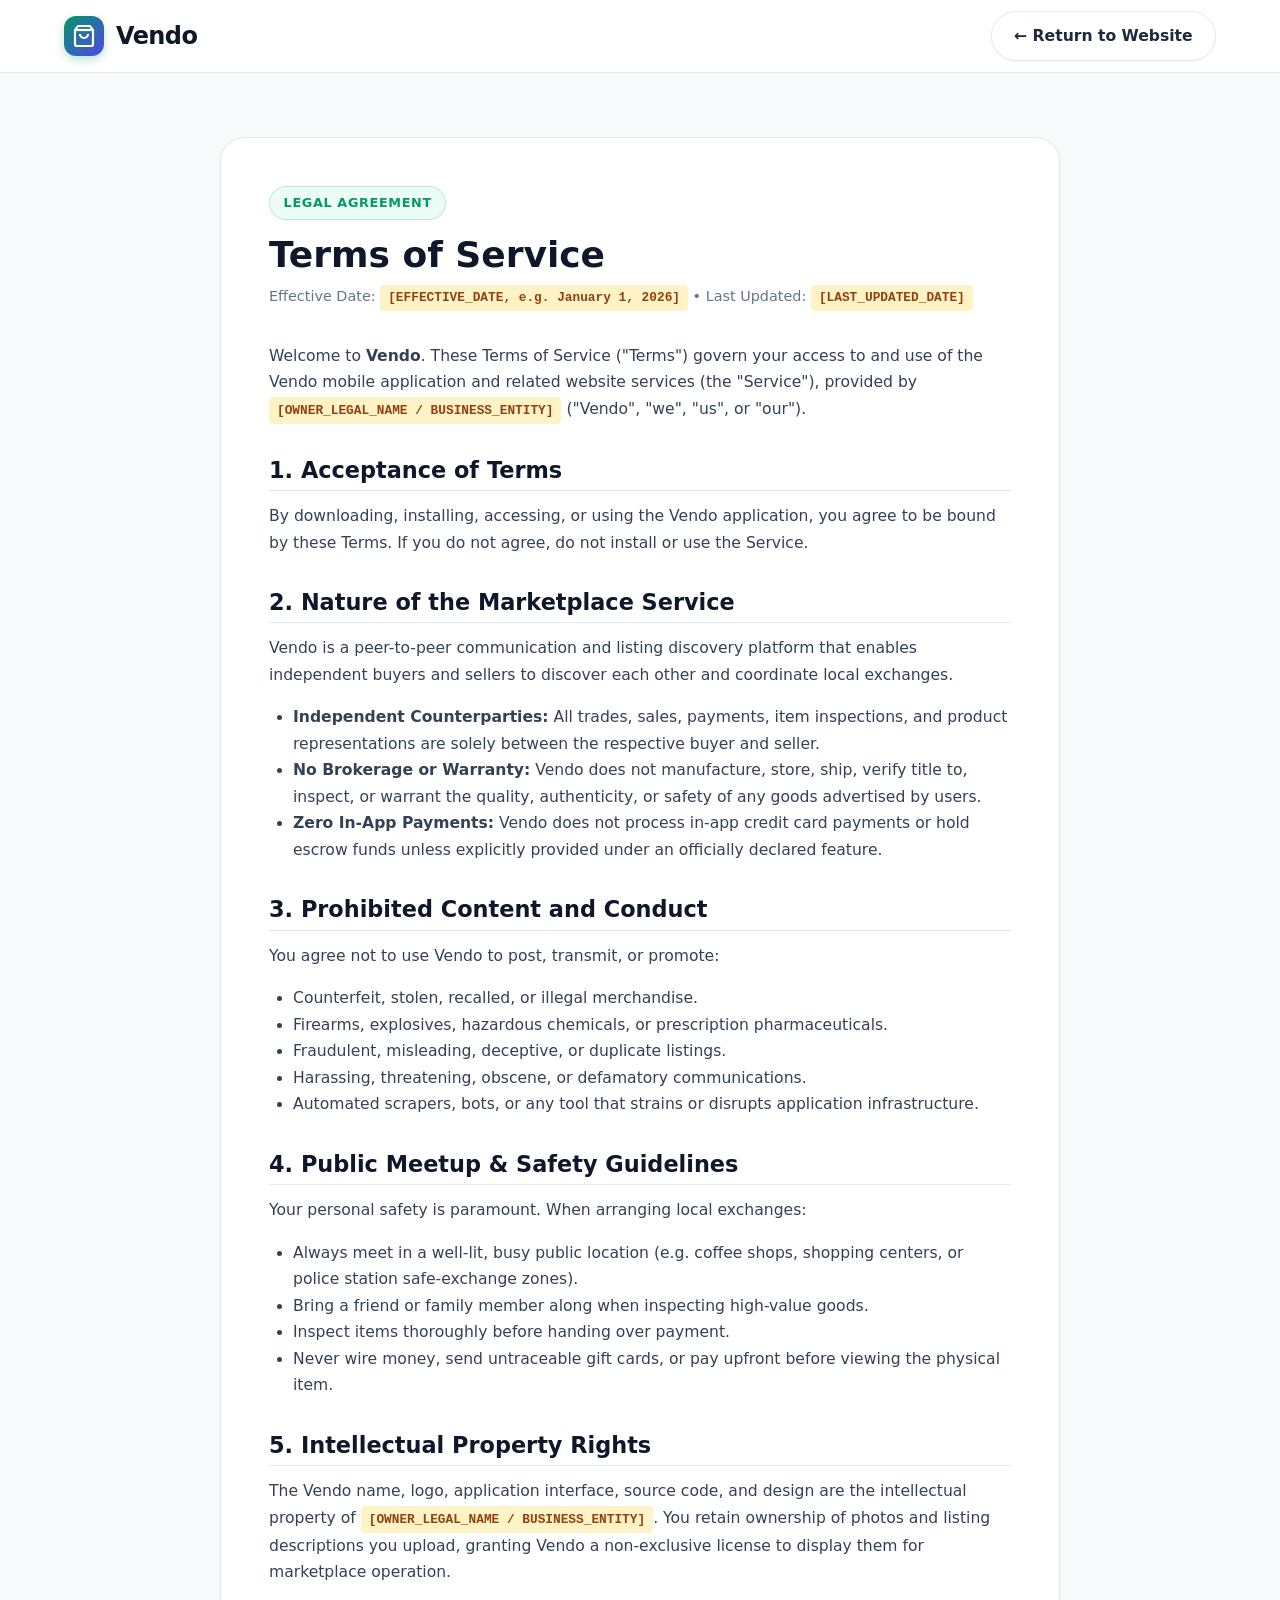
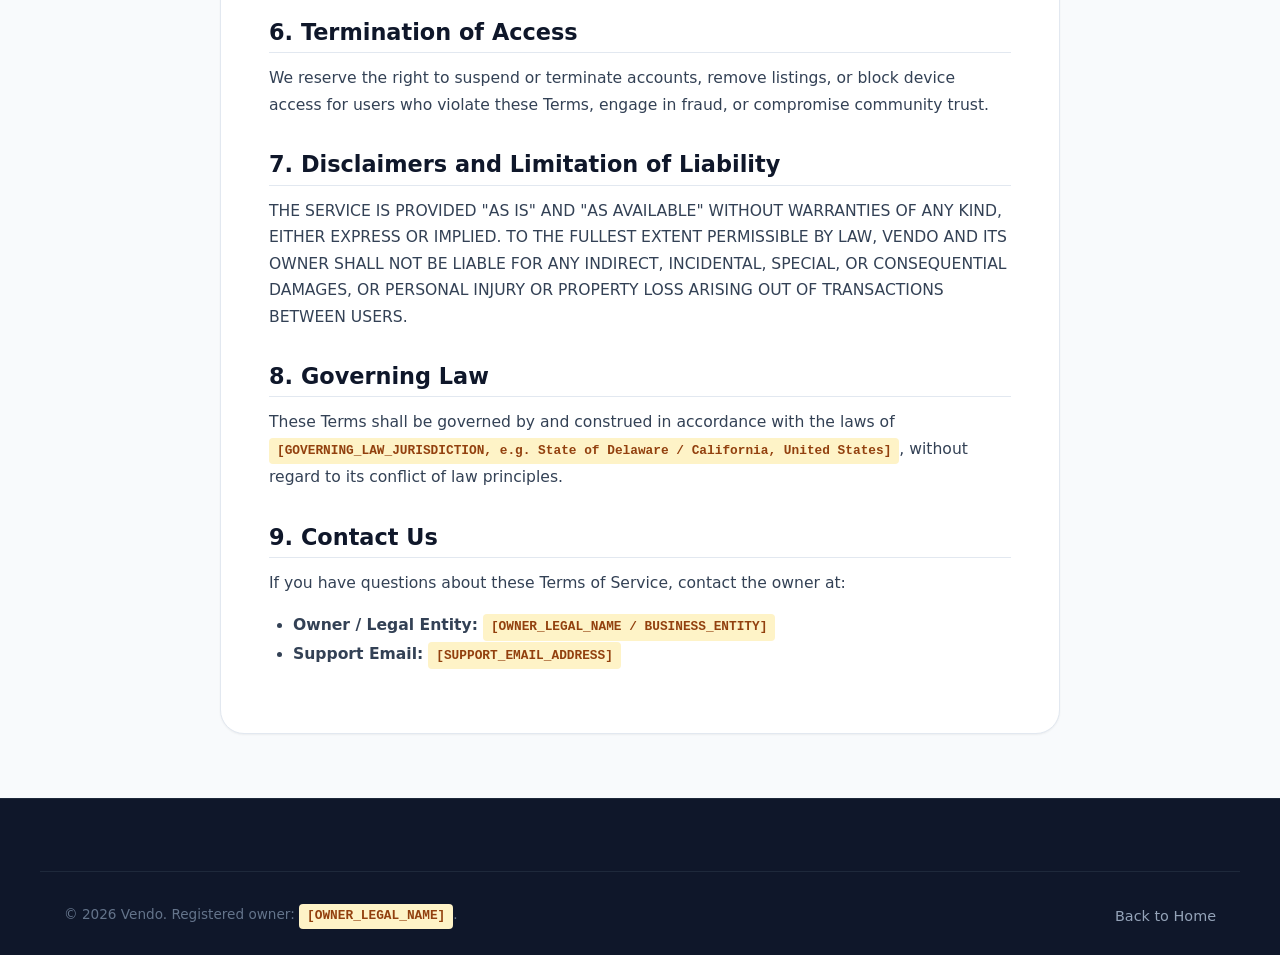
<file: terms.html>
<!DOCTYPE html>
<html lang="en">
<head>
  <meta charset="UTF-8">
  <meta name="viewport" content="width=device-width, initial-scale=1.0">
  <meta name="description" content="Terms of Service for Vendo - Official Android Marketplace Application">
  <title>Terms of Service — Vendo</title>
  <link rel="stylesheet" href="styles.css">
  <style>
    .legal-content {
      padding: 4rem 0;
      max-width: 840px;
      margin: 0 auto;
    }
    .legal-card {
      background: var(--white);
      border-radius: var(--radius-xl);
      border: 1px solid var(--border);
      padding: 3rem;
      box-shadow: var(--shadow-sm);
    }
    .legal-card h1 {
      font-size: 2.25rem;
      margin-bottom: 0.5rem;
    }
    .legal-card h2 {
      font-size: 1.4rem;
      margin-top: 2rem;
      margin-bottom: 0.75rem;
      color: var(--slate-900);
      border-bottom: 1px solid var(--slate-200);
      padding-bottom: 0.4rem;
    }
    .legal-card p, .legal-card ul {
      margin-bottom: 1rem;
      font-size: 0.975rem;
      line-height: 1.7;
      color: var(--slate-700);
    }
    .legal-card ul {
      padding-left: 1.5rem;
    }
    .effective-date {
      color: var(--slate-500);
      font-size: 0.9rem;
      margin-bottom: 2rem;
    }
  </style>
</head>
<body>

  <!-- Navigation Header -->
  <header class="header">
    <div class="container nav">
      <a href="index.html" class="brand-logo">
        <div class="brand-icon">
          <svg width="24" height="24" viewBox="0 0 24 24" fill="none" stroke="currentColor" stroke-width="2.2">
            <path d="M6 2L3 6v14a2 2 0 0 0 2 2h14a2 2 0 0 0 2-2V6l-3-4z"/>
            <line x1="3" y1="6" x2="21" y2="6"/>
            <path d="M16 10a4 4 0 0 1-8 0"/>
          </svg>
        </div>
        <span>Vendo</span>
      </a>

      <div class="nav-cta">
        <a href="index.html" class="btn btn-secondary">
          ← Return to Website
        </a>
      </div>
    </div>
  </header>

  <main class="container legal-content">
    <div class="legal-card">
      <div class="badge" style="margin-bottom: 0.75rem;">Legal Agreement</div>
      <h1>Terms of Service</h1>
      <div class="effective-date">
        Effective Date: <span class="placeholder-tag">[EFFECTIVE_DATE, e.g. January 1, 2026]</span> • Last Updated: <span class="placeholder-tag">[LAST_UPDATED_DATE]</span>
      </div>

      <p>
        Welcome to <strong>Vendo</strong>. These Terms of Service ("Terms") govern your access to and use of the Vendo mobile application and related website services (the "Service"), provided by <span class="placeholder-tag">[OWNER_LEGAL_NAME / BUSINESS_ENTITY]</span> ("Vendo", "we", "us", or "our").
      </p>

      <h2>1. Acceptance of Terms</h2>
      <p>
        By downloading, installing, accessing, or using the Vendo application, you agree to be bound by these Terms. If you do not agree, do not install or use the Service.
      </p>

      <h2>2. Nature of the Marketplace Service</h2>
      <p>
        Vendo is a peer-to-peer communication and listing discovery platform that enables independent buyers and sellers to discover each other and coordinate local exchanges. 
      </p>
      <ul>
        <li><strong>Independent Counterparties:</strong> All trades, sales, payments, item inspections, and product representations are solely between the respective buyer and seller.</li>
        <li><strong>No Brokerage or Warranty:</strong> Vendo does not manufacture, store, ship, verify title to, inspect, or warrant the quality, authenticity, or safety of any goods advertised by users.</li>
        <li><strong>Zero In-App Payments:</strong> Vendo does not process in-app credit card payments or hold escrow funds unless explicitly provided under an officially declared feature.</li>
      </ul>

      <h2>3. Prohibited Content and Conduct</h2>
      <p>You agree not to use Vendo to post, transmit, or promote:</p>
      <ul>
        <li>Counterfeit, stolen, recalled, or illegal merchandise.</li>
        <li>Firearms, explosives, hazardous chemicals, or prescription pharmaceuticals.</li>
        <li>Fraudulent, misleading, deceptive, or duplicate listings.</li>
        <li>Harassing, threatening, obscene, or defamatory communications.</li>
        <li>Automated scrapers, bots, or any tool that strains or disrupts application infrastructure.</li>
      </ul>

      <h2>4. Public Meetup & Safety Guidelines</h2>
      <p>
        Your personal safety is paramount. When arranging local exchanges:
      </p>
      <ul>
        <li>Always meet in a well-lit, busy public location (e.g. coffee shops, shopping centers, or police station safe-exchange zones).</li>
        <li>Bring a friend or family member along when inspecting high-value goods.</li>
        <li>Inspect items thoroughly before handing over payment.</li>
        <li>Never wire money, send untraceable gift cards, or pay upfront before viewing the physical item.</li>
      </ul>

      <h2>5. Intellectual Property Rights</h2>
      <p>
        The Vendo name, logo, application interface, source code, and design are the intellectual property of <span class="placeholder-tag">[OWNER_LEGAL_NAME / BUSINESS_ENTITY]</span>. You retain ownership of photos and listing descriptions you upload, granting Vendo a non-exclusive license to display them for marketplace operation.
      </p>

      <h2>6. Termination of Access</h2>
      <p>
        We reserve the right to suspend or terminate accounts, remove listings, or block device access for users who violate these Terms, engage in fraud, or compromise community trust.
      </p>

      <h2>7. Disclaimers and Limitation of Liability</h2>
      <p>
        THE SERVICE IS PROVIDED "AS IS" AND "AS AVAILABLE" WITHOUT WARRANTIES OF ANY KIND, EITHER EXPRESS OR IMPLIED. TO THE FULLEST EXTENT PERMISSIBLE BY LAW, VENDO AND ITS OWNER SHALL NOT BE LIABLE FOR ANY INDIRECT, INCIDENTAL, SPECIAL, OR CONSEQUENTIAL DAMAGES, OR PERSONAL INJURY OR PROPERTY LOSS ARISING OUT OF TRANSACTIONS BETWEEN USERS.
      </p>

      <h2>8. Governing Law</h2>
      <p>
        These Terms shall be governed by and construed in accordance with the laws of <span class="placeholder-tag">[GOVERNING_LAW_JURISDICTION, e.g. State of Delaware / California, United States]</span>, without regard to its conflict of law principles.
      </p>

      <h2>9. Contact Us</h2>
      <p>
        If you have questions about these Terms of Service, contact the owner at:
      </p>
      <ul>
        <li><strong>Owner / Legal Entity:</strong> <span class="placeholder-tag">[OWNER_LEGAL_NAME / BUSINESS_ENTITY]</span></li>
        <li><strong>Support Email:</strong> <span class="placeholder-tag">[SUPPORT_EMAIL_ADDRESS]</span></li>
      </ul>
    </div>
  </main>

  <footer class="footer">
    <div class="container footer-bottom">
      <div>© 2026 Vendo. Registered owner: <span class="placeholder-tag">[OWNER_LEGAL_NAME]</span>.</div>
      <div><a href="index.html" class="footer-link">Back to Home</a></div>
    </div>
  </footer>

</body>
</html>
</file>
<file: styles.css>
/* ============================================================
   Vendo Official Website Stylesheet
   Modern, Lightweight, Responsive Marketplace Design System
   ============================================================ */

:root {
  --primary: #059669;
  --primary-hover: #047857;
  --primary-light: #ecfdf5;
  --primary-glow: rgba(5, 150, 105, 0.25);
  
  --accent: #4f46e5;
  --accent-light: #eef2ff;
  --accent-glow: rgba(79, 70, 229, 0.2);

  --slate-900: #0f172a;
  --slate-800: #1e293b;
  --slate-700: #334155;
  --slate-600: #475569;
  --slate-500: #64748b;
  --slate-400: #94a3b8;
  --slate-200: #e2e8f0;
  --slate-100: #f1f5f9;
  --slate-50:  #f8fafc;
  --white:     #ffffff;

  --success: #10b981;
  --warning: #f59e0b;
  --border: #e2e8f0;
  --card-bg: #ffffff;
  
  --shadow-sm: 0 1px 2px 0 rgba(0, 0, 0, 0.05);
  --shadow-md: 0 4px 6px -1px rgba(0, 0, 0, 0.1), 0 2px 4px -2px rgba(0, 0, 0, 0.1);
  --shadow-lg: 0 10px 15px -3px rgba(0, 0, 0, 0.1), 0 4px 6px -4px rgba(0, 0, 0, 0.1);
  --shadow-xl: 0 20px 25px -5px rgba(0, 0, 0, 0.1), 0 8px 10px -6px rgba(0, 0, 0, 0.1);

  --radius-sm: 8px;
  --radius-md: 12px;
  --radius-lg: 18px;
  --radius-xl: 24px;
  --radius-full: 9999px;

  --font-sans: system-ui, -apple-system, BlinkMacSystemFont, 'Segoe UI', Roboto, Helvetica, Arial, sans-serif;
  --transition: all 0.25s cubic-bezier(0.4, 0, 0.2, 1);
}

/* Base & Reset */
*, *::before, *::after {
  box-sizing: border-box;
  margin: 0;
  padding: 0;
}

html {
  scroll-behavior: smooth;
  font-size: 16px;
  -webkit-text-size-adjust: 100%;
}

body {
  font-family: var(--font-sans);
  background-color: var(--slate-50);
  color: var(--slate-800);
  line-height: 1.6;
  overflow-x: hidden;
}

/* Container */
.container {
  width: 100%;
  max-width: 1200px;
  margin: 0 auto;
  padding: 0 1.5rem;
}

/* Typography */
h1, h2, h3, h4, h5, h6 {
  color: var(--slate-900);
  font-weight: 700;
  line-height: 1.25;
}

p {
  color: var(--slate-600);
}

a {
  color: inherit;
  text-decoration: none;
}

/* Header & Navigation */
.header {
  position: sticky;
  top: 0;
  z-index: 100;
  background: rgba(255, 255, 255, 0.88);
  backdrop-filter: blur(14px);
  -webkit-backdrop-filter: blur(14px);
  border-bottom: 1px solid var(--border);
  transition: var(--transition);
}

.nav {
  display: flex;
  align-items: center;
  justify-content: space-between;
  height: 4.5rem;
}

.brand-logo {
  display: flex;
  align-items: center;
  gap: 0.75rem;
  font-size: 1.5rem;
  font-weight: 800;
  color: var(--slate-900);
  letter-spacing: -0.025em;
}

.brand-icon {
  width: 2.5rem;
  height: 2.5rem;
  border-radius: var(--radius-md);
  background: linear-gradient(135deg, var(--primary) 0%, var(--accent) 100%);
  display: flex;
  align-items: center;
  justify-content: center;
  color: var(--white);
  box-shadow: 0 4px 10px var(--primary-glow);
}

.nav-links {
  display: flex;
  align-items: center;
  gap: 2rem;
  list-style: none;
}

.nav-link {
  font-weight: 600;
  color: var(--slate-600);
  transition: var(--transition);
  font-size: 0.95rem;
}

.nav-link:hover {
  color: var(--primary);
}

.nav-cta {
  display: flex;
  align-items: center;
  gap: 1rem;
}

/* Mobile Menu Toggle */
.mobile-toggle {
  display: none;
  background: none;
  border: none;
  padding: 0.5rem;
  cursor: pointer;
  color: var(--slate-700);
  border-radius: var(--radius-sm);
}

.mobile-toggle:focus-visible {
  outline: 2px solid var(--primary);
}

/* Buttons */
.btn {
  display: inline-flex;
  align-items: center;
  justify-content: center;
  gap: 0.5rem;
  font-weight: 600;
  font-size: 0.975rem;
  padding: 0.75rem 1.4rem;
  border-radius: var(--radius-full);
  cursor: pointer;
  transition: var(--transition);
  border: 1px solid transparent;
  white-space: nowrap;
}

.btn-primary {
  background: linear-gradient(135deg, var(--primary) 0%, #047857 100%);
  color: var(--white);
  box-shadow: 0 4px 12px var(--primary-glow);
}

.btn-primary:hover {
  transform: translateY(-2px);
  box-shadow: 0 8px 18px var(--primary-glow);
}

.btn-primary:active {
  transform: translateY(0);
}

.btn-secondary {
  background: var(--white);
  color: var(--slate-800);
  border-color: var(--slate-200);
  box-shadow: var(--shadow-sm);
}

.btn-secondary:hover {
  background: var(--slate-50);
  border-color: var(--slate-300);
  transform: translateY(-1px);
}

.btn-outline {
  background: transparent;
  color: var(--primary);
  border-color: var(--primary);
}

.btn-outline:hover {
  background: var(--primary-light);
}

.btn-lg {
  padding: 0.9rem 1.8rem;
  font-size: 1.05rem;
}

/* Badges */
.badge {
  display: inline-flex;
  align-items: center;
  gap: 0.35rem;
  font-size: 0.8rem;
  font-weight: 700;
  text-transform: uppercase;
  letter-spacing: 0.05em;
  padding: 0.35rem 0.85rem;
  border-radius: var(--radius-full);
  background: var(--primary-light);
  color: var(--primary);
  border: 1px solid rgba(5, 150, 105, 0.2);
}

.badge-accent {
  background: var(--accent-light);
  color: var(--accent);
  border-color: rgba(79, 70, 229, 0.2);
}

/* Hero Section */
.hero {
  position: relative;
  padding: 5rem 0 4rem;
  background: radial-gradient(circle at 80% 20%, rgba(5, 150, 105, 0.08) 0%, transparent 40%),
              radial-gradient(circle at 10% 80%, rgba(79, 70, 229, 0.06) 0%, transparent 40%);
  overflow: hidden;
}

.hero-grid {
  display: grid;
  grid-template-columns: 1.15fr 0.85fr;
  align-items: center;
  gap: 3.5rem;
}

.hero-content {
  display: flex;
  flex-direction: column;
  gap: 1.5rem;
}

.hero-title {
  font-size: 3.25rem;
  font-weight: 800;
  letter-spacing: -0.03em;
  color: var(--slate-900);
}

.hero-title span {
  background: linear-gradient(135deg, var(--primary) 0%, var(--accent) 100%);
  -webkit-background-clip: text;
  -webkit-text-fill-color: transparent;
}

.hero-description {
  font-size: 1.2rem;
  color: var(--slate-600);
  line-height: 1.7;
  max-width: 580px;
}

.hero-actions {
  display: flex;
  flex-wrap: wrap;
  align-items: center;
  gap: 1rem;
  margin-top: 0.5rem;
}

.hero-meta {
  display: flex;
  align-items: center;
  gap: 1.75rem;
  padding-top: 1rem;
  border-top: 1px solid var(--slate-200);
  font-size: 0.9rem;
  color: var(--slate-500);
}

.meta-item {
  display: flex;
  align-items: center;
  gap: 0.4rem;
}

/* Phone Mockup */
.mockup-wrapper {
  position: relative;
  display: flex;
  justify-content: center;
}

.phone-mockup {
  position: relative;
  width: 100%;
  max-width: 320px;
  background: var(--slate-900);
  border-radius: 40px;
  padding: 12px;
  box-shadow: 0 25px 50px -12px rgba(15, 23, 42, 0.35),
              0 0 0 1px rgba(255, 255, 255, 0.1);
}

.phone-speaker {
  width: 60px;
  height: 5px;
  background: var(--slate-700);
  border-radius: var(--radius-full);
  margin: 6px auto 12px;
}

.phone-screen {
  background: var(--slate-50);
  border-radius: 30px;
  padding: 1rem;
  overflow: hidden;
  display: flex;
  flex-direction: column;
  gap: 0.85rem;
  border: 1px solid var(--slate-200);
}

.screen-app-bar {
  display: flex;
  align-items: center;
  justify-content: space-between;
  padding-bottom: 0.5rem;
  border-bottom: 1px solid var(--slate-200);
}

.screen-app-title {
  font-weight: 800;
  font-size: 1.1rem;
  color: var(--slate-900);
  display: flex;
  align-items: center;
  gap: 0.35rem;
}

.screen-search-box {
  background: var(--white);
  border: 1px solid var(--slate-200);
  border-radius: var(--radius-full);
  padding: 0.5rem 0.85rem;
  font-size: 0.8rem;
  color: var(--slate-400);
  display: flex;
  align-items: center;
  gap: 0.5rem;
}

.screen-tags {
  display: flex;
  gap: 0.4rem;
  overflow-x: auto;
  padding-bottom: 0.2rem;
}

.screen-tag {
  font-size: 0.72rem;
  padding: 0.25rem 0.6rem;
  border-radius: var(--radius-full);
  background: var(--white);
  border: 1px solid var(--slate-200);
  white-space: nowrap;
  font-weight: 600;
  color: var(--slate-700);
}

.screen-tag.active {
  background: var(--primary);
  color: var(--white);
  border-color: var(--primary);
}

.screen-card {
  background: var(--white);
  border-radius: var(--radius-md);
  border: 1px solid var(--slate-200);
  overflow: hidden;
  box-shadow: var(--shadow-sm);
}

.screen-card-img {
  height: 110px;
  background: linear-gradient(135deg, #059669 0%, #3b82f6 100%);
  position: relative;
  display: flex;
  align-items: center;
  justify-content: center;
  color: var(--white);
}

.screen-card-badge {
  position: absolute;
  top: 8px;
  right: 8px;
  background: rgba(15, 23, 42, 0.75);
  color: var(--white);
  padding: 2px 7px;
  border-radius: var(--radius-full);
  font-size: 0.65rem;
  font-weight: 700;
}

.screen-card-body {
  padding: 0.65rem;
}

.screen-card-price {
  font-weight: 800;
  font-size: 1rem;
  color: var(--primary);
}

.screen-card-title {
  font-size: 0.8rem;
  font-weight: 600;
  color: var(--slate-800);
  margin-top: 2px;
}

.screen-card-footer {
  display: flex;
  justify-content: space-between;
  align-items: center;
  margin-top: 0.4rem;
  font-size: 0.7rem;
  color: var(--slate-500);
}

.mockup-floating-card {
  position: absolute;
  bottom: -20px;
  left: -20px;
  background: var(--white);
  padding: 0.75rem 1rem;
  border-radius: var(--radius-lg);
  box-shadow: var(--shadow-xl);
  border: 1px solid var(--slate-200);
  display: flex;
  align-items: center;
  gap: 0.75rem;
  font-size: 0.85rem;
  animation: float 4s ease-in-out infinite;
}

@keyframes float {
  0%, 100% { transform: translateY(0); }
  50% { transform: translateY(-8px); }
}

/* Section Common */
.section {
  padding: 5rem 0;
}

.section-bg-white {
  background: var(--white);
}

.section-bg-alt {
  background: var(--slate-100);
}

.section-header {
  text-align: center;
  max-width: 680px;
  margin: 0 auto 3.5rem;
}

.section-title {
  font-size: 2.25rem;
  margin-top: 0.75rem;
  letter-spacing: -0.02em;
}

.section-subtitle {
  margin-top: 0.75rem;
  font-size: 1.1rem;
  color: var(--slate-600);
}

/* Features Grid */
.features-grid {
  display: grid;
  grid-template-columns: repeat(auto-fit, minmax(320px, 1fr));
  gap: 2rem;
}

.feature-card {
  background: var(--card-bg);
  border: 1px solid var(--border);
  border-radius: var(--radius-xl);
  padding: 2rem;
  transition: var(--transition);
  display: flex;
  flex-direction: column;
  gap: 1rem;
}

.feature-card:hover {
  transform: translateY(-4px);
  box-shadow: var(--shadow-lg);
  border-color: var(--slate-300);
}

.feature-icon-wrapper {
  width: 3.25rem;
  height: 3.25rem;
  border-radius: var(--radius-lg);
  background: var(--primary-light);
  color: var(--primary);
  display: flex;
  align-items: center;
  justify-content: center;
  font-size: 1.5rem;
}

.feature-card.accent .feature-icon-wrapper {
  background: var(--accent-light);
  color: var(--accent);
}

.feature-card h3 {
  font-size: 1.25rem;
}

.feature-card p {
  font-size: 0.95rem;
  line-height: 1.6;
}

/* Why Choose Section */
.why-grid {
  display: grid;
  grid-template-columns: repeat(auto-fit, minmax(260px, 1fr));
  gap: 1.5rem;
}

.why-card {
  background: var(--white);
  padding: 2rem 1.75rem;
  border-radius: var(--radius-lg);
  border: 1px solid var(--border);
  box-shadow: var(--shadow-sm);
  transition: var(--transition);
}

.why-card:hover {
  border-color: var(--primary);
  box-shadow: var(--shadow-md);
}

.why-num {
  font-size: 2.5rem;
  font-weight: 900;
  color: var(--primary);
  opacity: 0.3;
  line-height: 1;
  margin-bottom: 0.5rem;
}

.why-card h4 {
  font-size: 1.15rem;
  margin-bottom: 0.5rem;
}

/* Download Section */
.download-section {
  background: linear-gradient(135deg, var(--slate-900) 0%, var(--slate-800) 100%);
  color: var(--white);
  border-radius: var(--radius-xl);
  padding: 4rem 3rem;
  margin: 3rem auto;
  box-shadow: var(--shadow-xl);
  position: relative;
  overflow: hidden;
}

.download-section::before {
  content: '';
  position: absolute;
  top: -50%;
  right: -20%;
  width: 500px;
  height: 500px;
  background: radial-gradient(circle, var(--primary-glow) 0%, transparent 70%);
  pointer-events: none;
}

.download-grid {
  display: grid;
  grid-template-columns: 1.2fr 0.8fr;
  gap: 3rem;
  align-items: center;
  position: relative;
  z-index: 1;
}

.download-content h2 {
  color: var(--white);
  font-size: 2.5rem;
  margin-bottom: 1rem;
}

.download-content p {
  color: var(--slate-300);
  font-size: 1.1rem;
  margin-bottom: 2rem;
  max-width: 550px;
}

.download-spec-list {
  display: grid;
  grid-template-columns: repeat(2, 1fr);
  gap: 1rem;
  margin-bottom: 2rem;
}

.spec-item {
  background: rgba(255, 255, 255, 0.05);
  border: 1px solid rgba(255, 255, 255, 0.1);
  padding: 0.85rem 1rem;
  border-radius: var(--radius-md);
}

.spec-label {
  font-size: 0.75rem;
  text-transform: uppercase;
  letter-spacing: 0.05em;
  color: var(--slate-400);
}

.spec-value {
  font-size: 1.05rem;
  font-weight: 700;
  color: var(--white);
  margin-top: 2px;
}

.download-actions-card {
  background: rgba(255, 255, 255, 0.08);
  border: 1px solid rgba(255, 255, 255, 0.15);
  backdrop-filter: blur(16px);
  padding: 2.5rem 2rem;
  border-radius: var(--radius-xl);
  text-align: center;
  display: flex;
  flex-direction: column;
  gap: 1.25rem;
}

.download-status-badge {
  display: inline-flex;
  align-items: center;
  justify-content: center;
  gap: 0.5rem;
  font-size: 0.85rem;
  font-weight: 600;
  color: #34d399;
}

.download-notice {
  font-size: 0.8rem;
  color: var(--slate-400);
  line-height: 1.5;
}

/* Steps Guide */
.installation-guide {
  margin-top: 4rem;
  background: var(--white);
  border-radius: var(--radius-xl);
  border: 1px solid var(--border);
  padding: 3rem;
  box-shadow: var(--shadow-sm);
}

.steps-grid {
  display: grid;
  grid-template-columns: repeat(auto-fit, minmax(230px, 1fr));
  gap: 2rem;
  margin-top: 2rem;
}

.step-card {
  display: flex;
  flex-direction: column;
  gap: 0.75rem;
}

.step-number {
  width: 2.5rem;
  height: 2.5rem;
  border-radius: var(--radius-full);
  background: var(--primary);
  color: var(--white);
  font-weight: 800;
  display: flex;
  align-items: center;
  justify-content: center;
}

.step-card h4 {
  font-size: 1.1rem;
}

.step-card p {
  font-size: 0.9rem;
}

/* FAQ Accordion */
.faq-list {
  max-width: 800px;
  margin: 0 auto;
  display: flex;
  flex-direction: column;
  gap: 1rem;
}

.faq-item {
  background: var(--white);
  border: 1px solid var(--border);
  border-radius: var(--radius-lg);
  overflow: hidden;
  transition: var(--transition);
}

.faq-item:hover {
  border-color: var(--slate-300);
}

.faq-question {
  width: 100%;
  padding: 1.4rem 1.75rem;
  text-align: left;
  background: none;
  border: none;
  font-size: 1.1rem;
  font-weight: 700;
  color: var(--slate-800);
  cursor: pointer;
  display: flex;
  align-items: center;
  justify-content: space-between;
  gap: 1rem;
}

.faq-icon {
  width: 1.5rem;
  height: 1.5rem;
  display: flex;
  align-items: center;
  justify-content: center;
  color: var(--primary);
  transition: transform 0.25s ease;
  flex-shrink: 0;
}

.faq-item.active .faq-icon {
  transform: rotate(180deg);
}

.faq-answer {
  max-height: 0;
  overflow: hidden;
  transition: max-height 0.3s cubic-bezier(0, 1, 0, 1);
  padding: 0 1.75rem;
}

.faq-item.active .faq-answer {
  max-height: 400px;
  padding: 0 1.75rem 1.4rem;
  transition: max-height 0.3s cubic-bezier(1, 0, 1, 0);
}

.faq-answer p {
  font-size: 0.95rem;
  line-height: 1.6;
}

/* Contact & Feedback */
.contact-grid {
  display: grid;
  grid-template-columns: 1fr 1fr;
  gap: 3rem;
  background: var(--white);
  border-radius: var(--radius-xl);
  border: 1px solid var(--border);
  padding: 3rem;
}

.contact-info {
  display: flex;
  flex-direction: column;
  gap: 1.5rem;
}

.contact-item {
  display: flex;
  align-items: flex-start;
  gap: 1rem;
}

.contact-item-icon {
  width: 2.75rem;
  height: 2.75rem;
  border-radius: var(--radius-md);
  background: var(--slate-100);
  color: var(--primary);
  display: flex;
  align-items: center;
  justify-content: center;
  font-size: 1.25rem;
  flex-shrink: 0;
}

.contact-item-title {
  font-weight: 700;
  color: var(--slate-900);
  font-size: 0.95rem;
}

.contact-item-value {
  color: var(--slate-600);
  font-size: 0.9rem;
  word-break: break-all;
}

.placeholder-tag {
  display: inline-block;
  background: #fef3c7;
  color: #92400e;
  padding: 0.15rem 0.5rem;
  border-radius: 4px;
  font-family: monospace;
  font-size: 0.8rem;
  font-weight: 600;
}

.contact-form {
  display: flex;
  flex-direction: column;
  gap: 1.2rem;
}

.form-group {
  display: flex;
  flex-direction: column;
  gap: 0.4rem;
}

.form-label {
  font-size: 0.875rem;
  font-weight: 600;
  color: var(--slate-700);
}

.form-input, .form-textarea {
  width: 100%;
  padding: 0.75rem 1rem;
  border-radius: var(--radius-md);
  border: 1px solid var(--border);
  font-family: var(--font-sans);
  font-size: 0.95rem;
  color: var(--slate-800);
  background: var(--slate-50);
  transition: var(--transition);
}

.form-input:focus, .form-textarea:focus {
  outline: none;
  border-color: var(--primary);
  background: var(--white);
  box-shadow: 0 0 0 3px var(--primary-glow);
}

/* Modal */
.modal-overlay {
  position: fixed;
  inset: 0;
  background: rgba(15, 23, 42, 0.6);
  backdrop-filter: blur(4px);
  z-index: 200;
  display: none;
  align-items: center;
  justify-content: center;
  padding: 1.5rem;
}

.modal-overlay.active {
  display: flex;
}

.modal-box {
  background: var(--white);
  border-radius: var(--radius-xl);
  max-width: 600px;
  width: 100%;
  max-height: 85vh;
  overflow-y: auto;
  box-shadow: var(--shadow-xl);
  padding: 2rem;
  position: relative;
}

.modal-close {
  position: absolute;
  top: 1.5rem;
  right: 1.5rem;
  background: var(--slate-100);
  border: none;
  border-radius: var(--radius-full);
  width: 2rem;
  height: 2rem;
  cursor: pointer;
  display: flex;
  align-items: center;
  justify-content: center;
  color: var(--slate-600);
  transition: var(--transition);
}

.modal-close:hover {
  background: var(--slate-200);
  color: var(--slate-900);
}

/* Footer */
.footer {
  background: var(--slate-900);
  color: var(--slate-400);
  padding: 4.5rem 0 2rem;
  border-top: 1px solid var(--slate-800);
}

.footer-grid {
  display: grid;
  grid-template-columns: 1.5fr repeat(3, 1fr);
  gap: 3rem;
  margin-bottom: 3.5rem;
}

.footer-brand h3 {
  color: var(--white);
  font-size: 1.4rem;
  display: flex;
  align-items: center;
  gap: 0.5rem;
  margin-bottom: 1rem;
}

.footer-brand p {
  color: var(--slate-400);
  font-size: 0.95rem;
  line-height: 1.6;
  max-width: 320px;
}

.footer-col h4 {
  color: var(--white);
  font-size: 1rem;
  margin-bottom: 1.25rem;
}

.footer-links {
  list-style: none;
  display: flex;
  flex-direction: column;
  gap: 0.75rem;
}

.footer-link {
  color: var(--slate-400);
  font-size: 0.9rem;
  transition: var(--transition);
}

.footer-link:hover {
  color: var(--primary);
}

.footer-bottom {
  padding-top: 2rem;
  border-top: 1px solid var(--slate-800);
  display: flex;
  flex-wrap: wrap;
  justify-content: space-between;
  align-items: center;
  gap: 1rem;
  font-size: 0.85rem;
  color: var(--slate-500);
}

/* Toast Notification */
.toast {
  position: fixed;
  bottom: 1.5rem;
  right: 1.5rem;
  background: var(--slate-900);
  color: var(--white);
  padding: 0.85rem 1.4rem;
  border-radius: var(--radius-lg);
  box-shadow: var(--shadow-xl);
  font-size: 0.9rem;
  z-index: 300;
  display: flex;
  align-items: center;
  gap: 0.5rem;
  transform: translateY(100px);
  opacity: 0;
  transition: all 0.3s cubic-bezier(0.16, 1, 0.3, 1);
  border: 1px solid var(--slate-700);
}

.toast.show {
  transform: translateY(0);
  opacity: 1;
}

/* Responsive Styles */
@media (max-width: 992px) {
  .hero-grid {
    grid-template-columns: 1fr;
    text-align: center;
    gap: 2.5rem;
  }

  .hero-content {
    align-items: center;
  }

  .hero-title {
    font-size: 2.65rem;
  }

  .hero-actions {
    justify-content: center;
  }

  .hero-meta {
    justify-content: center;
  }

  .download-grid {
    grid-template-columns: 1fr;
    text-align: center;
  }

  .download-content p {
    margin-left: auto;
    margin-right: auto;
  }

  .contact-grid {
    grid-template-columns: 1fr;
  }

  .footer-grid {
    grid-template-columns: 1fr 1fr;
  }
}

@media (max-width: 768px) {
  .nav-links {
    position: fixed;
    top: 4.5rem;
    left: 0;
    right: 0;
    background: var(--white);
    flex-direction: column;
    padding: 2rem 1.5rem;
    border-bottom: 1px solid var(--border);
    box-shadow: var(--shadow-lg);
    display: none;
  }

  .nav-links.active {
    display: flex;
  }

  .mobile-toggle {
    display: flex;
  }

  .hero-title {
    font-size: 2.25rem;
  }

  .download-section {
    padding: 2.5rem 1.5rem;
    margin: 2rem auto;
  }

  .download-spec-list {
    grid-template-columns: 1fr;
  }

  .footer-grid {
    grid-template-columns: 1fr;
    gap: 2rem;
  }

  .contact-grid {
    padding: 2rem 1.5rem;
  }

  .installation-guide {
    padding: 2rem 1.5rem;
  }
}
</file>
